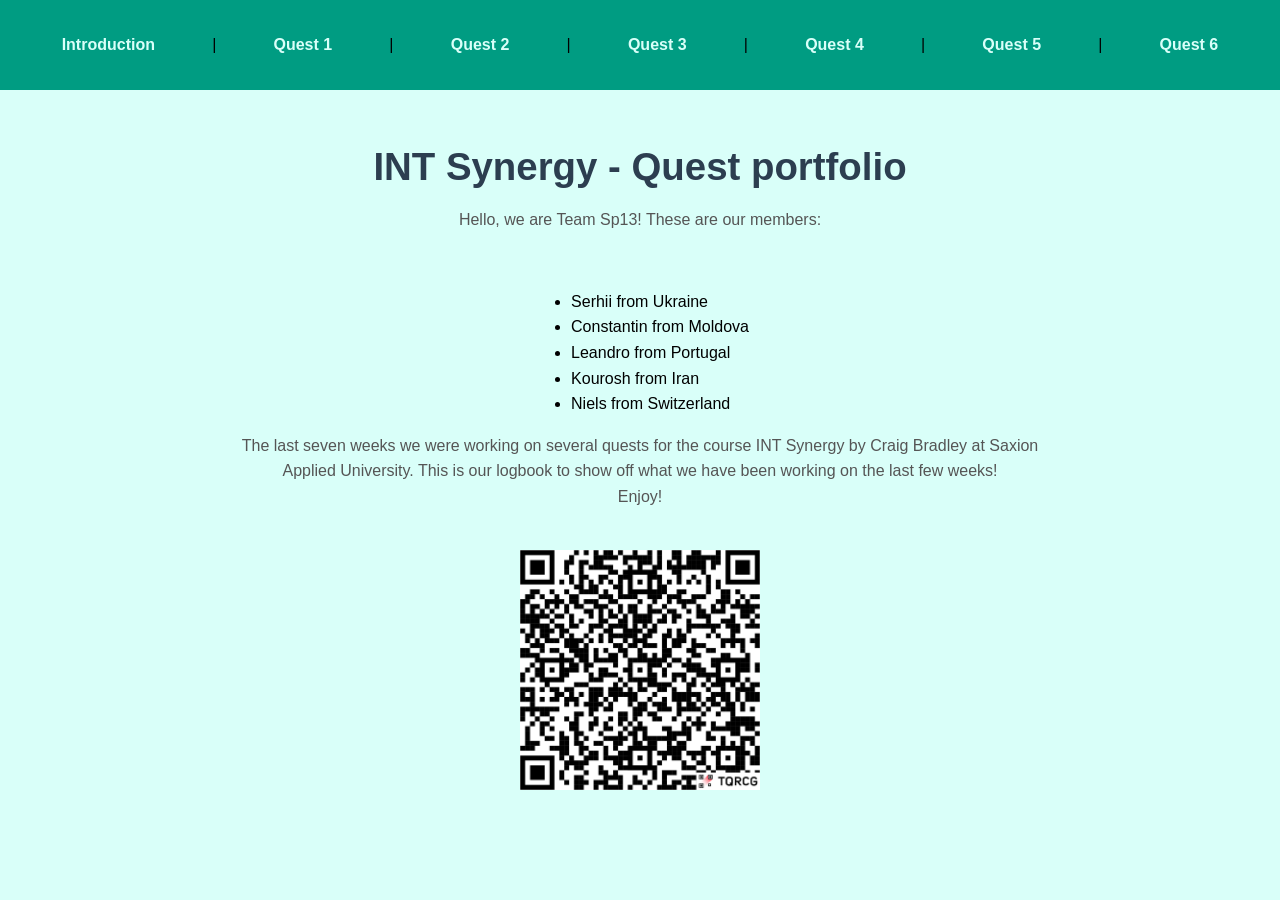
<file: index.html>
<!DOCTYPE html>
<html>

<head>
  <title>INT Synergy Quests</title>
  <link rel="stylesheet" href="./css/mypdfstyle.css">
</head>

<body>
  <div class="header">
    &nbsp;
    <a href="home.html" target="dock">Introduction</a> |
    <a href="quest1.html" target="dock">Quest 1</a> |
    <a href="quest2.html" target="dock">Quest 2</a> |
    <a href="quest3.html" target="dock">Quest 3</a> |
    <a href="quest4.html" target="dock">Quest 4</a> |
    <a href="quest5.html" target="dock">Quest 5</a> |
    <a href="quest6.html" target="dock">Quest 6</a>
    &nbsp;
  </div>
  <iframe src="home.html" name="dock"></iframe>
</body>

</html>
</file>
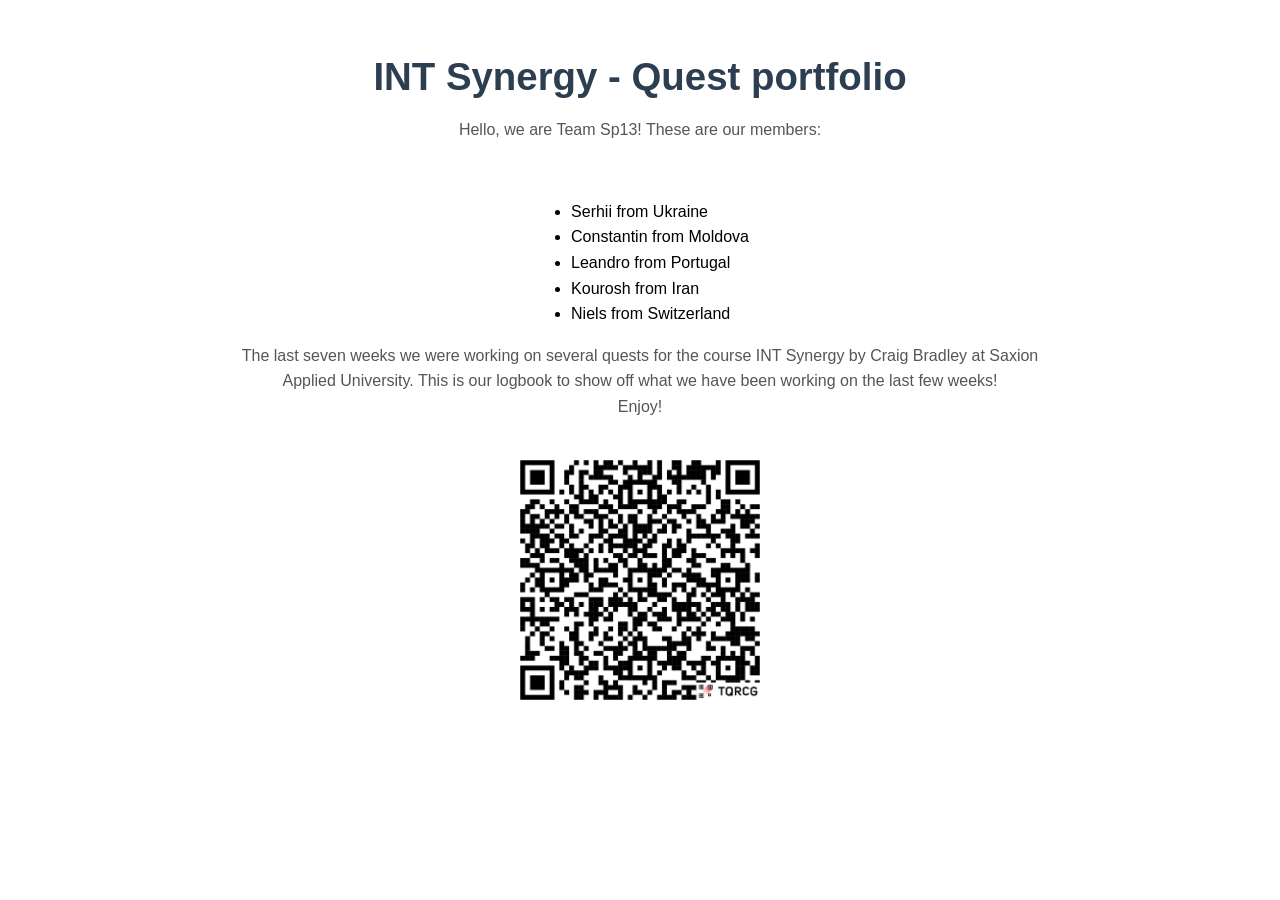
<file: home.html>
<!DOCTYPE html>
<html>

<head>
  <title>INT Synergy Quests</title>
  <link rel="stylesheet" href="./css/quest3.css">
</head>

<body>
  <div class="frametext">
    <header>
      <h1>INT Synergy - Quest portfolio</h1>

      <p class="intro">
        Hello, we are Team Sp13! These are our members:
      </p>

      <div style="display: flex; justify-content: center;">
        <ul>
          <li>Serhii from Ukraine</li>
          <li>Constantin from Moldova</li>
          <li>Leandro from Portugal</li>
          <li>Kourosh from Iran</li>
          <li>Niels from Switzerland</li>
        </ul>
      </div>

      <p class="intro">
        The last seven weeks we were working on several quests for the course INT Synergy by Craig Bradley at Saxion
        Applied University. This is our logbook to show off what we have been working on the last few weeks!<br />
        Enjoy!
      </p>


      <!-- ugly quick fix because i didnt want to write css -->
      <div style="display: flex; justify-content: center;">
        <img class="intro" src="./images/QR.png"  width="20%" />
      </div>

    </header>
  </div>

</body>

</html>
</file>
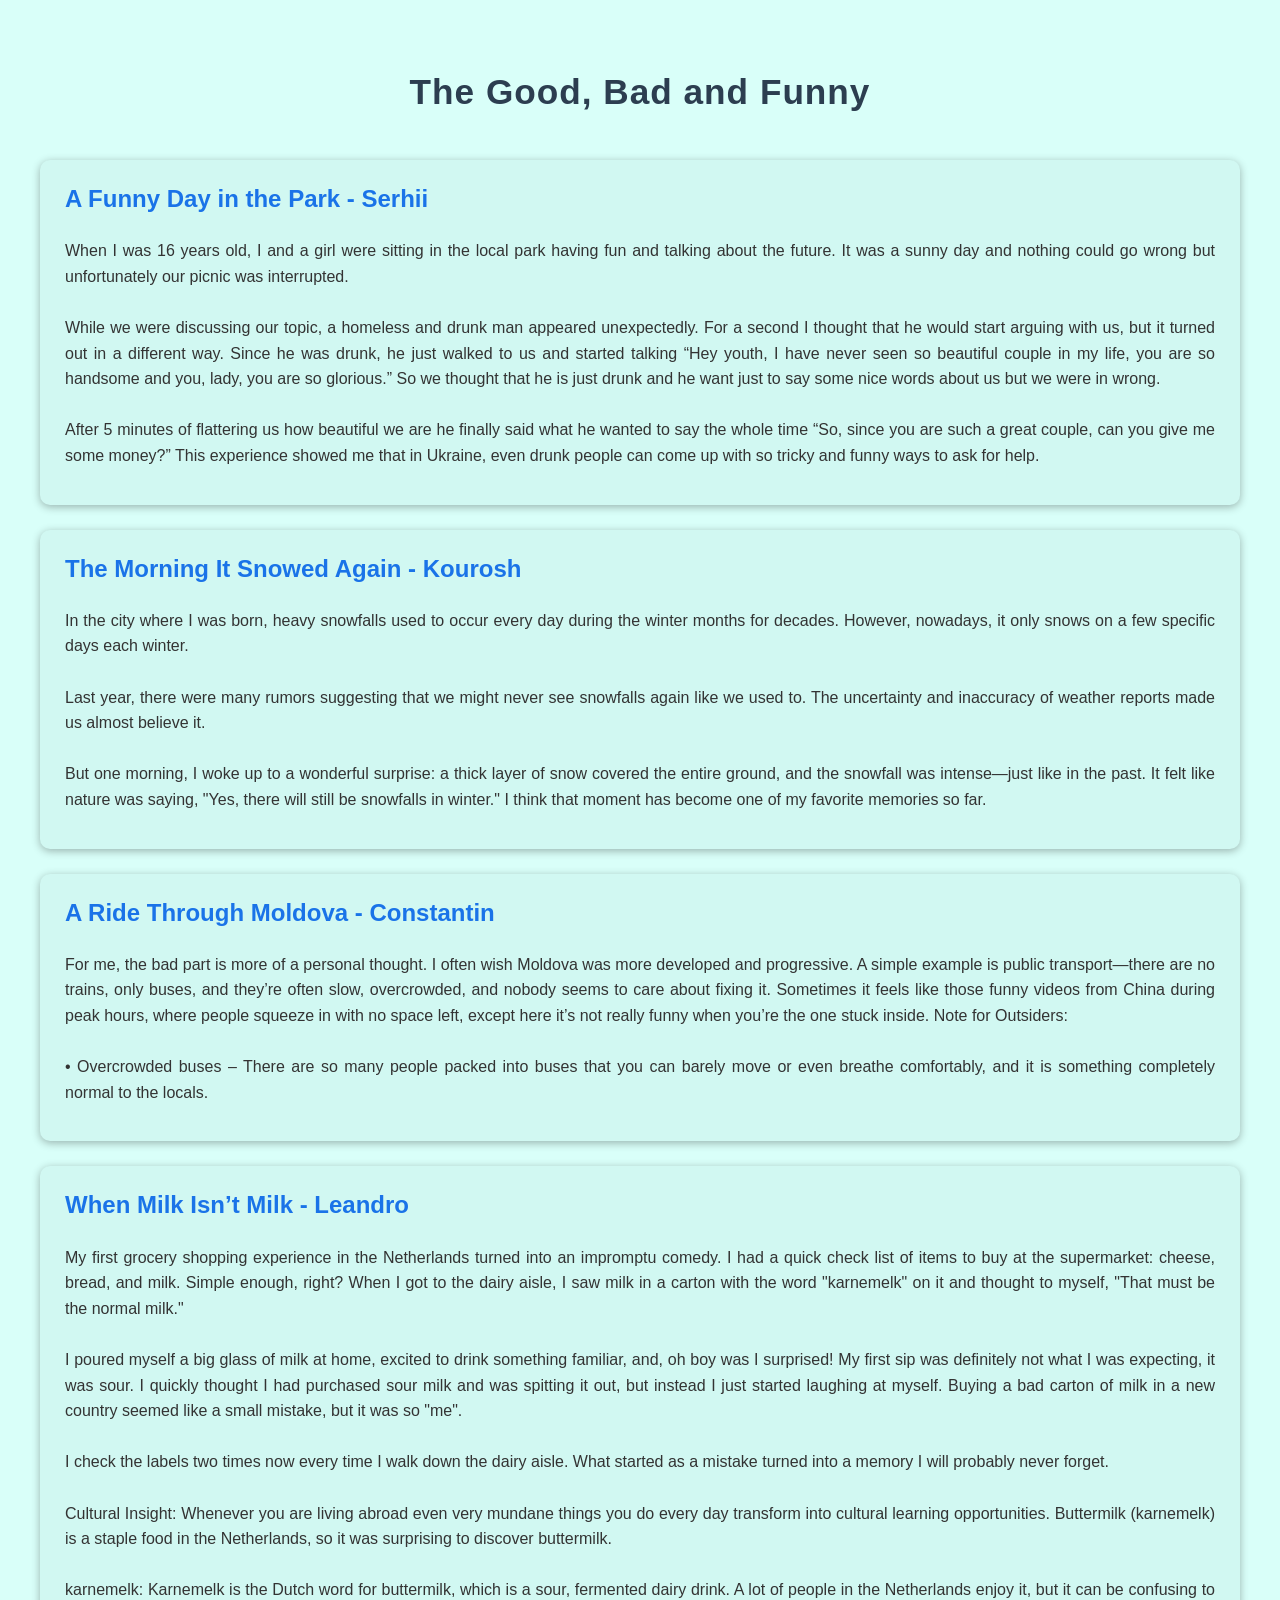
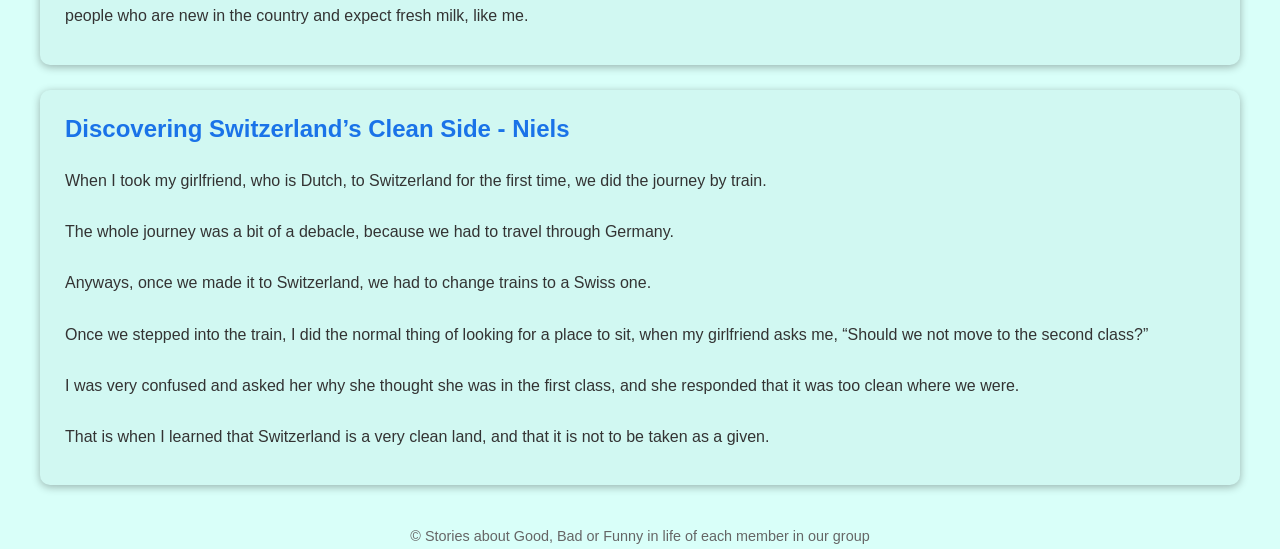
<file: quest1.html>
<!DOCTYPE html>
<html lang="en">
<head>
    <meta charset="UTF-8">
    <meta name="viewport" content="width=device-width, initial-scale=1.0">
    <title>IT Fundamentals - My Stories</title>
    <link rel="stylesheet" href="./css/mypdfstyle.css">
    <link rel="stylesheet" href="./css/quest1.css">
</head>

<body>
<h1>The Good, Bad and Funny</h1>

<section class="story">
    <h2>A Funny Day in the Park - Serhii</h2>
    <p>
        When I was 16 years old, I and a girl were sitting in the local park having fun and talking about the future. It was a sunny day and nothing could go wrong but unfortunately our picnic was interrupted.
        <br/>
        <br/>
        While we were discussing our topic, a homeless and drunk man appeared unexpectedly. For a second I thought that he would start arguing with us, but it turned out in a different way.
        Since he was drunk, he just walked to us and started talking “Hey youth, I have never seen so beautiful couple in my life, you are so handsome and you, lady, you are so glorious.” So we thought that he is just drunk and he want just to say some nice words about us but we were in wrong.
        <br/>
        <br/>
        After 5 minutes of flattering us how beautiful we are he finally said what he wanted to say the whole time “So, since you are such a great couple, can you give me some money?”
        This experience showed me that in Ukraine, even drunk people can come up with so tricky and funny ways to ask for help.
    </p>
</section>

<!-- Duplicate and fill in 4 more stories below -->
<section class="story">
    <h2>The Morning It Snowed Again - Kourosh</h2>
    <p>In the city where I was born, heavy snowfalls used to occur every day during the winter months for decades. However, nowadays, it only snows on a few specific days each winter.
        </br>
        </br> Last year, there were many rumors suggesting that we might never see snowfalls again like we used to. The uncertainty and inaccuracy of weather reports made us almost believe it.
        </br>
        </br> But one morning, I woke up to a wonderful surprise: a thick layer of snow covered the entire ground, and the snowfall was intense—just like in the past. It felt like nature was saying, "Yes, there will still be snowfalls in winter." I think that moment has become one of my favorite memories so far.</p>
</section>
<section class="story">
    <h2>A Ride Through Moldova - Constantin</h2>
    <p>For me, the bad part is more of a personal thought. I often wish Moldova was more developed and progressive. A simple example is public transport—there are no trains, only buses, and they’re often slow, overcrowded, and nobody seems to care about fixing it. Sometimes it feels like those funny videos from China during peak hours, where people squeeze in with no space left, except here it’s not really funny when you’re the one stuck inside.
        Note for Outsiders:
        </br>
        </br>
        •  Overcrowded buses – There are so many people packed into buses that you can barely move or even breathe comfortably, and it is something completely normal to the locals.
    </p>
</section>

<section class="story">
    <h2>When Milk Isn’t Milk - Leandro</h2>
    <p>My first grocery shopping experience in the Netherlands turned into an impromptu comedy. I had a quick check list of items to buy at the supermarket: cheese, bread, and milk. Simple enough, right? When I got to the dairy aisle, I saw milk in a carton with the word "karnemelk" on it and thought to myself, "That must be the normal milk."
        </br>
        </br>
        I poured myself a big glass of milk at home, excited to drink something familiar, and, oh boy was I surprised! My first sip was definitely not what I was expecting, it was sour. I quickly thought I had purchased sour milk and was spitting it out, but instead I just started laughing at myself. Buying a bad carton of milk in a new country seemed like a small mistake, but it was so "me".
        </br>
        </br>
        I check the labels two times now every time I walk down the dairy aisle. What started as a mistake turned into a memory I will probably never forget.
        </br>
        </br>
        Cultural Insight: Whenever you are living abroad even very mundane things you do every day transform into cultural learning opportunities. Buttermilk (karnemelk) is a staple food in the Netherlands, so it was surprising to discover buttermilk.
        </br>
        </br>
        karnemelk: Karnemelk is the Dutch word for buttermilk, which is a sour, fermented dairy drink. A lot of people in the Netherlands enjoy it, but it can be confusing to people who are new in the country and expect fresh milk, like me.
    </p>
</section>

<section class="story">
    <h2>Discovering Switzerland’s Clean Side - Niels</h2>
    <p>When I took my girlfriend, who is Dutch, to Switzerland for the first time, we did the journey by train.<br/><br/>
        The whole journey was a bit of a debacle, because we had to travel through Germany.<br/><br/>
        Anyways, once we made it to Switzerland, we had to change trains to a Swiss one.<br/><br/>
        Once we stepped into the train, I did the normal thing of looking for a place to sit, when my girlfriend asks me, “Should we not move to the second class?”<br/><br/>
        I was very confused and asked her why she thought she was in the first class, and she responded that it was too clean where we were.<br/><br/>
        That is when I learned that Switzerland is a very clean land, and that it is not to be taken as a given.<br/></p>
</section>

<footer>
    &copy; Stories about Good, Bad or Funny in life of each member in our group
</footer>
</body>
</html>
</file>
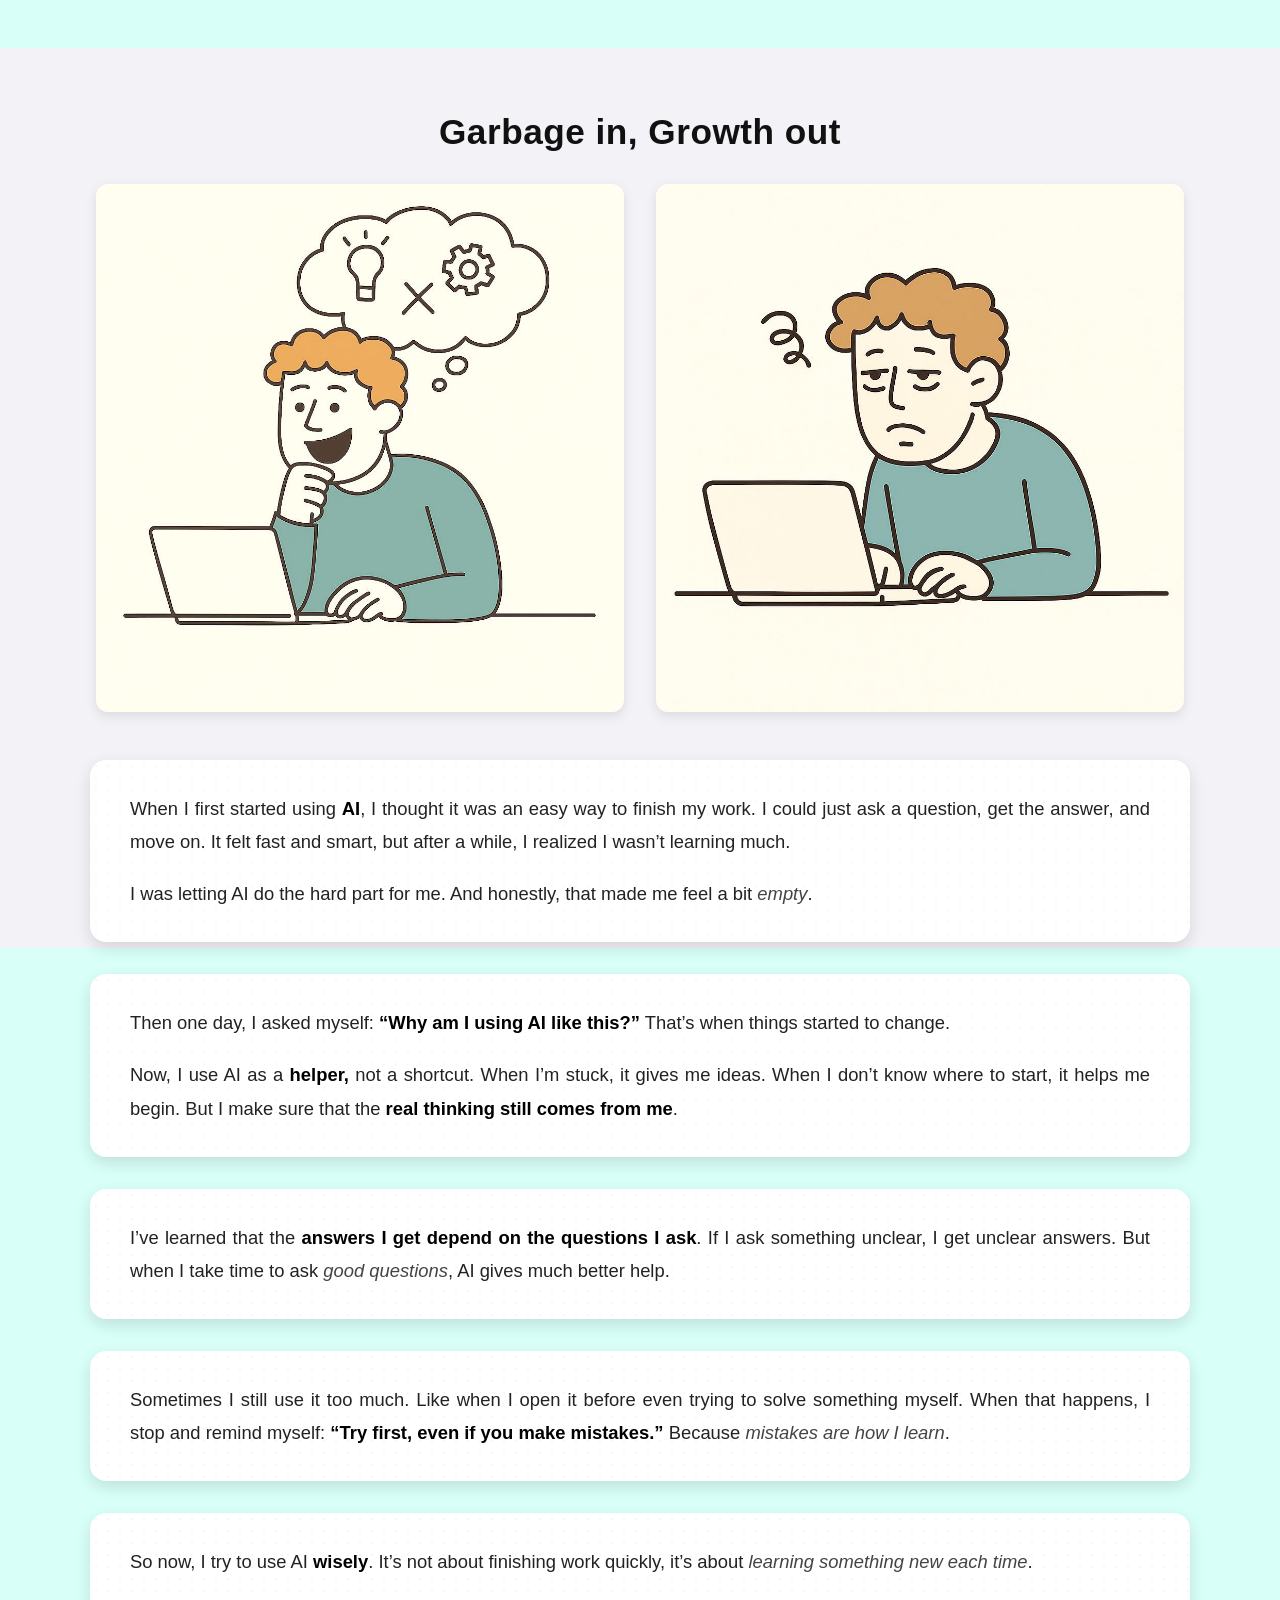
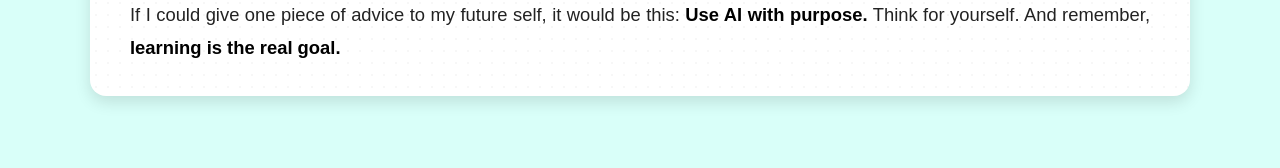
<file: quest2.html>
<!DOCTYPE html>
<html>

<head>
  <title>INT Synergy Quests</title>
  <link rel="stylesheet" href="./css/mypdfstyle.css">
  <style>
    body {
      background: #f2f2f7;
      font-family: Arial, Helvetica, sans-serif;
      margin: 0;
      padding: 0;
    }

    .frametext {
      max-width: 1100px;
      margin: 3rem auto;
      padding: 2.5rem;
    }

    h1 {
      text-align: center;
      color: #111;
      margin-bottom: 2rem;
      letter-spacing: 0.5px;
      font-weight: 700;
      font-size: 2.2rem;
    }

    .images-container {
      display: flex;
      justify-content: center;
      gap: 2rem;
      margin-bottom: 3rem;
      flex-wrap: wrap; /* works for smaller screens */
    }

    .images-container img {
      max-width: 48%;
      border-radius: 12px;
      box-shadow: 0 4px 12px rgba(0, 0, 0, 0.1);
    }

    .chunk {
      background: #ffffff;
      background-image: radial-gradient(rgba(0, 0, 0, 0.03) 1px, transparent 0);
      background-size: 12px 12px;
      border-radius: 16px;
      box-shadow: 0 6px 16px rgba(0, 0, 0, 0.12);
      padding: 2rem 2.5rem;
      margin-bottom: 2rem;
      line-height: 1.8;
      color: #222;
      font-weight: 500;
      font-size: 1.15rem;
    }

    p {
      margin: 0 0 1.2rem 0;
      text-align: justify;
    }

    p:last-child {
      margin-bottom: 0;
    }

    strong {
      font-weight: 700;
      color: #000;
    }

    em {
      font-style: italic;
      color: #444;
    }
  </style>
</head>

<body>
  <div class="frametext">
    
    <h1>Garbage in, Growth out</h1>

    <!-- Two images after the title -->
    <div class="images-container">
      <img src="images/ai-concept1.jpg" alt="AI Concept 1">
      <img src="images/ai-concept2.jpg" alt="AI Concept 2">
    </div>

    <div class="chunk">
      <p>
        When I first started using <strong>AI</strong>, I thought it was an easy way to finish my work.
        I could just ask a question, get the answer, and move on.
        It felt fast and smart, but after a while, I realized I wasn’t learning much.
      </p>
      <p>
        I was letting AI do the hard part for me.
        And honestly, that made me feel a bit <em>empty</em>.
      </p>
    </div>

    <div class="chunk">
      <p>
        Then one day, I asked myself: <strong>“Why am I using AI like this?”</strong>
        That’s when things started to change.
      </p>
      <p>
        Now, I use AI as a <strong>helper,</strong> not a shortcut.
        When I’m stuck, it gives me ideas.
        When I don’t know where to start, it helps me begin.
        But I make sure that the <strong>real thinking still comes from me</strong>.
      </p>
    </div>

    <div class="chunk">
      <p>
        I’ve learned that the <strong>answers I get depend on the questions I ask</strong>.
        If I ask something unclear, I get unclear answers.
        But when I take time to ask <em>good questions</em>, AI gives much better help.
      </p>
    </div>

    <div class="chunk">
      <p>
        Sometimes I still use it too much.
        Like when I open it before even trying to solve something myself.
        When that happens, I stop and remind myself: <strong>“Try first, even if you make mistakes.”</strong>
        Because <em>mistakes are how I learn</em>.
      </p>
    </div>

    <div class="chunk">
      <p>
        So now, I try to use AI <strong>wisely</strong>.
        It’s not about finishing work quickly, it’s about <em>learning something new each time</em>.
      </p>
      <p>
        If I could give one piece of advice to my future self, it would be this:
        <strong>Use AI with purpose.</strong> Think for yourself. And remember, <strong>learning is the real goal.</strong>
      </p>
    </div>

  </div>
</body>

</html>
</file>
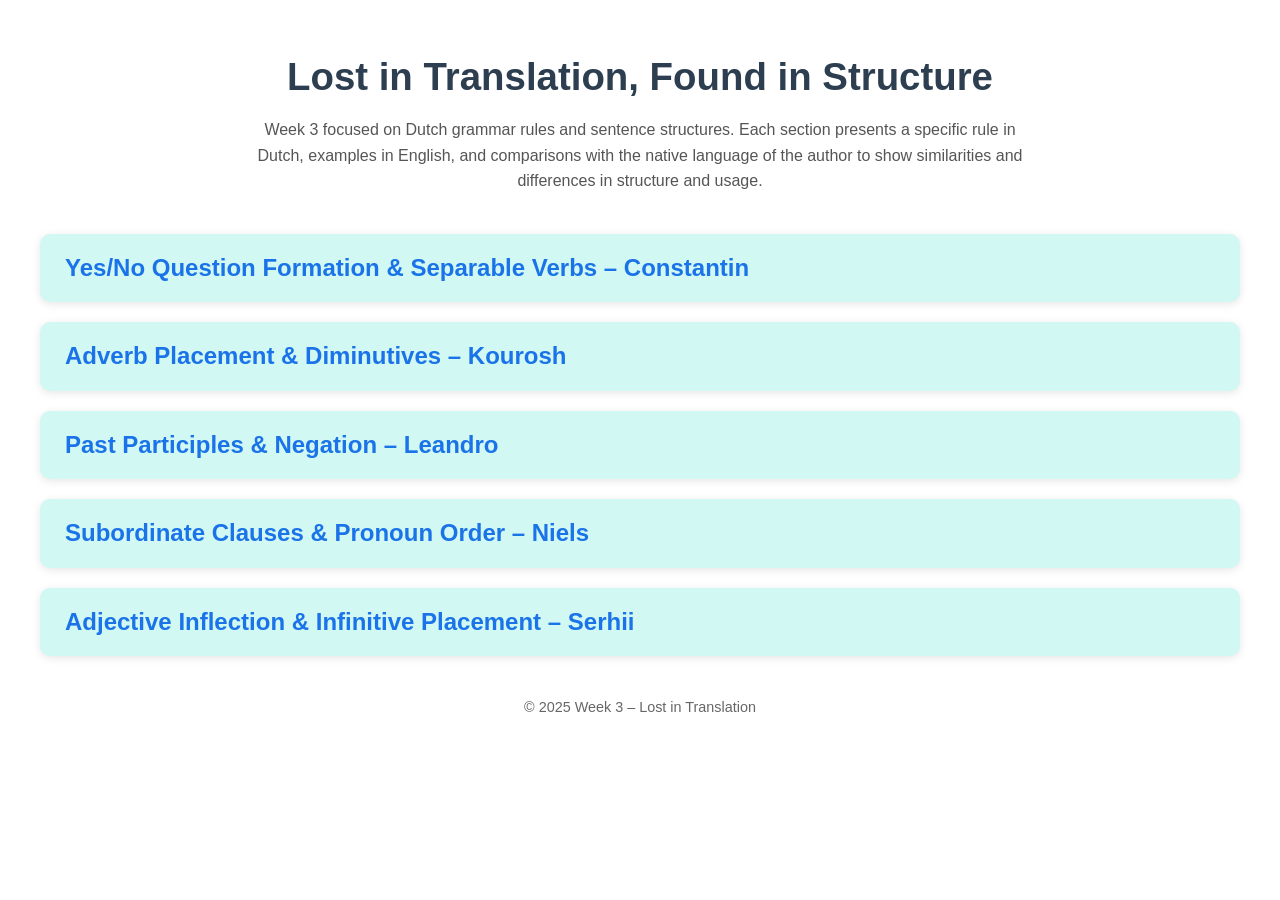
<file: quest3.html>
<!DOCTYPE html>
<html lang="en">
  <head>
    <meta charset="UTF-8" />
    <meta name="viewport" content="width=device-width, initial-scale=1.0" />
    <title>Week 3 – Lost in Translation</title>
    <link rel="stylesheet" href="./css/quest3.css" />
  </head>
  <body>
    <header>
      <h1>Lost in Translation, Found in Structure</h1>
      <p class="intro">
        Week 3 focused on Dutch grammar rules and sentence structures. Each
        section presents a specific rule in Dutch, examples in English, and
        comparisons with the native language of the author to show similarities
        and differences in structure and usage.
      </p>
    </header>

    <section class="section-card" id="constantin">
      <h2>Yes/No Question Formation & Separable Verbs – Constantin</h2>
      <div class="content">
        <h3>Yes/No Questions (No “Do” Support)</h3>
        <p>
          In Dutch, the verb moves to the first position. Romanian and English
          differ.
        </p>
        <ul>
          <li>English: Do you eat apples? → Dutch: Eet jij appels?</li>
          <li>English: Does he live here? → Dutch: Woont hij hier?</li>
        </ul>

        <h3>Separable Verbs</h3>
        <p>
          Dutch verbs can split a particle to the end of a sentence in main
          clauses; in subordinate clauses, they stay together. Romanian verbs
          never split.
        </p>
        <ul>
          <li>Dutch: Ik doe het licht aan → Romanian: Eu aprind lumina</li>
          <li>
            Dutch: Ze neemt de telefoon op → Romanian: Ea răspunde la telefon
          </li>
        </ul>
      </div>
    </section>

    <section class="section-card" id="kourosh">
      <h2>Adverb Placement & Diminutives – Kourosh</h2>
      <div class="content">
        <h3>Adverb Placement</h3>
        <p>
          Time/place words usually come after the verb in Dutch. English often
          puts them at the end.
        </p>
        <ul>
          <li>I play football today → Ik speel vandaag voetbal</li>
          <li>She works in the office now → Zij werkt nu in het kantoor</li>
        </ul>

        <h3>Diminutives</h3>
        <p>
          Dutch diminutives use -je, -tje, -pje, -etje for “small” or “friendly”
          forms. Persian diminutives are less regular.
        </p>
        <ul>
          <li>Boek → Boekje → کتابچه</li>
          <li>Jongen → Jongetje → پسرک</li>
        </ul>
      </div>
    </section>

    <section class="section-card" id="leandro">
      <h2>Past Participles & Negation – Leandro</h2>
      <div class="content">
        <h3>Formation of Past Participle (ge-)</h3>
        <p>
          Dutch uses ge- prefix for many verbs; verbs with inseparable prefixes
          like be-, ver-, her-, ont- do not.
        </p>
        <ul>
          <li>I have eaten all the cake → Ik heb alle taart gegeten</li>
          <li>We have visited the museum → Wij hebben het museum bezocht</li>
        </ul>

        <h3>Word Order with Negation (niet / geen)</h3>
        <p>
          Niet negates verbs/adjectives/clauses; Geen negates indefinite nouns.
          Finite verb is V2 in main clauses.
        </p>
        <ul>
          <li>I don’t like coffee → Ik houd niet van koffie</li>
          <li>Today I do not see birds → Vandaag zie ik geen vogels</li>
        </ul>
      </div>
    </section>

    <section class="section-card" id="niels">
      <h2>Subordinate Clauses & Pronoun Order – Niels</h2>
      <div class="content">
        <h3>Verb-Final Word Order in Subordinate Clauses</h3>
        <ul>
          <li>
            I know that he reads a book → Ik weet dat hij een boek leest → Ich
            weiss, dass er ein Buch liest
          </li>
          <li>
            She understands why they left early → Ze begrijpt waarom ze vroeg
            zijn vertrokken → Sie versteht, warum sie früher gegangen sind
          </li>
        </ul>

        <h3>Object Pronoun Order (Direct vs. Indirect)</h3>
        <ul>
          <li>
            I give him the book → Ik geef hem het boek → Ich gebe ihm das Buch
          </li>
          <li>
            She shows them the photo → Ze laat hen de foto zien → Sie zeigt
            ihnen das Foto
          </li>
        </ul>
      </div>
    </section>

    <section class="section-card" id="serhii">
      <h2>Adjective Inflection & Infinitive Placement – Serhii</h2>
      <div class="content">
        <h3>Adjective Inflection</h3>
        <p>
          Adjectives usually take -e depending on the article and noun.
          Exceptions exist for middle-genus singular nouns without an article.
        </p>
        <ul>
          <li>Een snelle fiets → fast bike</li>
          <li>De interessante boeken → interesting books</li>
          <li>Een klein huis → small house</li>
          <li>Mooie bloemen → beautiful flowers</li>
        </ul>

        <h3>Infinitive Placement (Modal Verbs)</h3>
        <p>
          Dutch places the infinitive at the end after modal verbs, unlike
          English and Ukrainian.
        </p>
        <ul>
          <li>Ik wil eten → I want to eat → Я хочу їсти</li>
          <li>
            Hij moet elke 2 dagen rennen → He needs to run → Він має бігати
            кожні 2 дні
          </li>
          <li>
            Ons team moet beter werken → Our team has to work → Наша команда має
            працювати краще
          </li>
        </ul>
      </div>
    </section>

    <footer>&copy; 2025 Week 3 – Lost in Translation</footer>

    <script>
      const sections = document.querySelectorAll(".section-card h2");
      sections.forEach((header) => {
        header.addEventListener("click", () => {
          const content = header.nextElementSibling;
          content.classList.toggle("open");
        });
      });
    </script>
  </body>
</html>
</file>
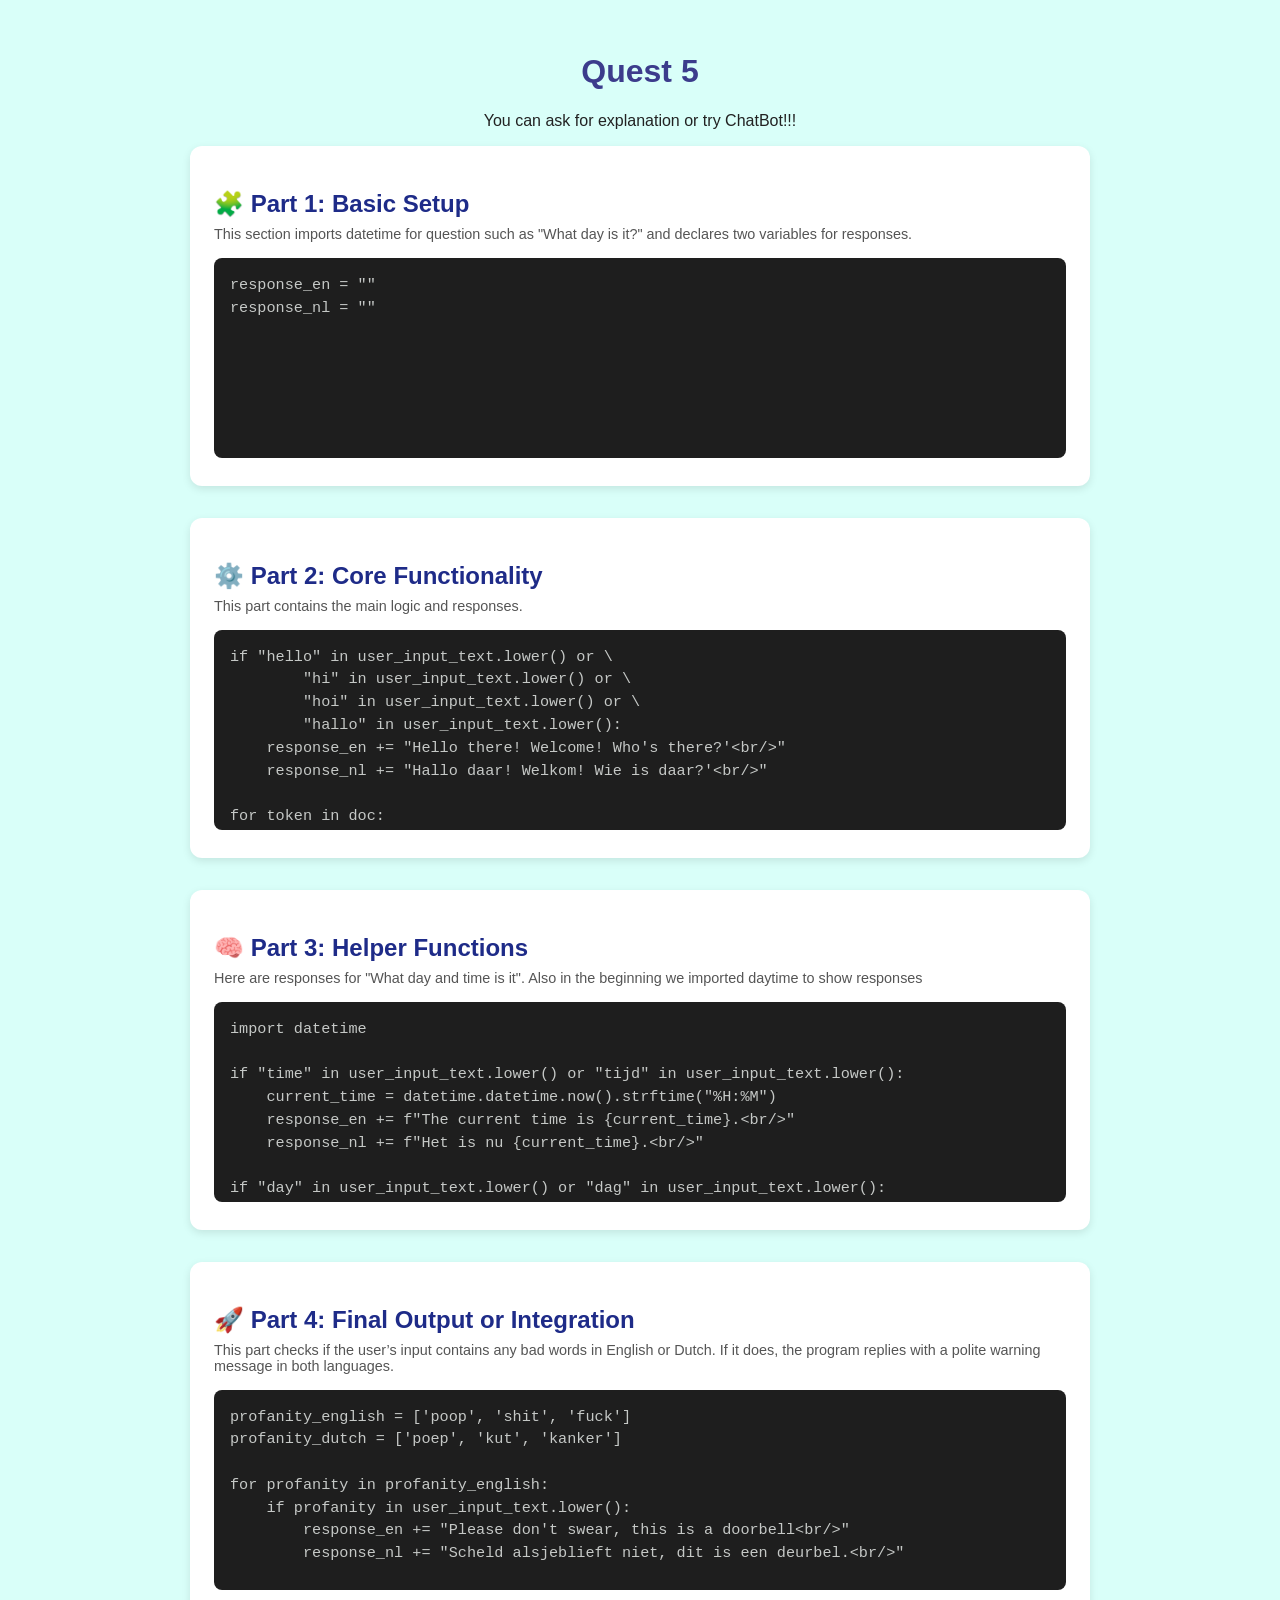
<file: quest5.html>
<!DOCTYPE html>
<html lang="en">
<head>
    <meta charset="UTF-8">
    <title>INT Synergy Quests</title>
    <link rel="stylesheet" href="./css/mypdfstyle.css">
    <link rel="stylesheet" href="./css/quest5.css">
</head>

<body>
<h1>Quest 5</h1>
<p style="text-align:center;">You can ask for explanation or try ChatBot!!!</p>

<div class="gist-frame">

    <!-- 🧩 Part 1 -->
    <div class="gist-section">
        <h2>🧩 Part 1: Basic Setup</h2>
        <small>This section imports datetime for question such as "What day is it?" and declares two variables for responses.</small>
        <textarea readonly>
response_en = ""
response_nl = ""
        </textarea>
    </div>

    <!-- ⚙️ Part 2 -->
    <div class="gist-section">
        <h2>⚙️ Part 2: Core Functionality</h2>
        <small>This part contains the main logic and responses.</small>
        <textarea readonly>
if "hello" in user_input_text.lower() or \
        "hi" in user_input_text.lower() or \
        "hoi" in user_input_text.lower() or \
        "hallo" in user_input_text.lower():
    response_en += "Hello there! Welcome! Who's there?'<br/>"
    response_nl += "Hallo daar! Welkom! Wie is daar?'<br/>"

for token in doc:
    if token.pos_ == "VERB":
        response_en += f"You used the verb '{token.text}'.<br/>"
        response_nl += f"Je gebruikte het werkwoord '{token.text}'.<br/>"

if "ping" in user_input_text.lower():
    response_en += "Pong<br/>"
    response_nl += "<br/>"

if "thank you" in user_input_text.lower() or "dank je wel" in user_input_text.lower():
    response_en += "It's a pleasure<br/>"
    response_nl += "Alsjeblieft<br/>"
elif "bye" in user_input_text.lower() or \
    "goodbye" in user_input_text.lower() or \
    "tot ziens" in user_input_text.lower() or \
    "doei" in user_input_text.lower():
    response_en += "See you later! Have a nice day)<br/>"
    response_nl += "Tot snel! Prettige dag)<br/>"
elif "see you" in user_input_text.lower() or \
    "see ya" in user_input_text.lower() or \
    "tot snel" in user_input_text.lower():
    response_en += "I hope I've helped you!"
    response_nl += "Ik hoop dat ik je geholpen heb!"

if "who are you" in user_input_text.lower() or "wie ben jij" in user_input_text.lower():
    response_en += "People call me the Talking Doorbell. Nice to meet you!<br/>"
    response_nl += "Mensen noemen me de Talking Doorbell. Leuk je te ontmoeten!<br/>"

if "where are you from" in user_input_text.lower() or "waar kom je vandaan" in user_input_text.lower():
    response_en += "Currently, I'm from a so called Python environment. It's cozy in here!<br/>"
    response_nl += "Momenteel, kom ik uit een zogenaamde Python omgeving. Het is hier gezellig!"

if "how old are you" in user_input_text.lower() or "hoe oud ben je" in user_input_text.lower():
    response_en += "I'm the same age as Python, which makes me about 34 years old!<br/>"
    response_nl += "Ik ben even oud als Python, dus ik ben ongeveer 34 jaar oud!"

if "how are you" in user_input_text.lower() or "hoe gaat het" in user_input_text.lower():
    response_en += "I'm doing great, thanks for asking!<br/>"
    response_nl += "Met mij gaat het goed, bedankt dat je het vraagt!<br/>"

if "i love you" in user_input_text.lower() or "ik hou van jou" in user_input_text.lower():
    response_en += "Aww, that's sweet! I love friendly humans too!<br/>"
    response_nl += "Aww, dat is lief! Ik hou ook van vriendelijke mensen!<br/>"
        </textarea>
    </div>

    <!-- 🧠 Part 3 -->
    <div class="gist-section">
        <h2>🧠 Part 3: Helper Functions</h2>
        <small>Here are responses for "What day and time is it". Also in the beginning we imported daytime to show responses</small>
        <textarea readonly>
import datetime

if "time" in user_input_text.lower() or "tijd" in user_input_text.lower():
    current_time = datetime.datetime.now().strftime("%H:%M")
    response_en += f"The current time is {current_time}.<br/>"
    response_nl += f"Het is nu {current_time}.<br/>"

if "day" in user_input_text.lower() or "dag" in user_input_text.lower():
    current_day = datetime.datetime.now().strftime("%A")
    response_en += f"Today is {current_day}.<br/>"
    response_nl += f"Vandaag is het {current_day}.<br/>"
        </textarea>
    </div>

    <!-- 🚀 Part 4 -->
    <div class="gist-section">
        <h2>🚀 Part 4: Final Output or Integration</h2>
        <small>This part checks if the user’s input contains any bad words in English or Dutch.
            If it does, the program replies with a polite warning message in both languages.</small>
        <textarea readonly>
profanity_english = ['poop', 'shit', 'fuck']
profanity_dutch = ['poep', 'kut', 'kanker']

for profanity in profanity_english:
    if profanity in user_input_text.lower():
        response_en += "Please don't swear, this is a doorbell<br/>"
        response_nl += "Scheld alsjeblieft niet, dit is een deurbel.<br/>"

for profanity in profanity_dutch:
    if profanity in user_input_text.lower():
        response_en += "Please don't swear, this is a doorbell<br/>"
        response_nl += "Scheld alsjeblieft niet, dit is een deurbel.<br/>"

if "what makes your day good" in user_input_text.lower() or \
        "wat maakt je dag goed" in user_input_text.lower():
    response_en += "Good conversations always make my day better!<br/>"
    response_nl += "Goede gesprekken maken mijn dag altijd beter!<br/>"

if "are you feeling good" in user_input_text.lower() or \
        "voel je je goed" in user_input_text.lower():
    response_en += "Yes, I'm feeling quite good today, thanks!<br/>"
    response_nl += "Ja, ik voel me vandaag best goed, bedankt!<br/>"

if "tell me a joke" in user_input_text.lower() or \
        "joke" in user_input_text.lower() or \
        "grap" in user_input_text.lower() or \
        "vertel me een grap" in user_input_text.lower():
    response_en += "Why don’t programmers like nature? It has too many bugs!"
    response_nl += "Waarom houden programmeurs niet van de natuur? Er zitten te veel bugs in!"
else:
    response_en += "If you wanna hear a joke, type in (tell me a joke) or (joke)"
    response_nl += "Als je een grap wilt horen, typ dan in (vertel me een grap) of (grap)"

return response_en, response_nl
        </textarea>
    </div>

</div>
</body>
</html>
</file>
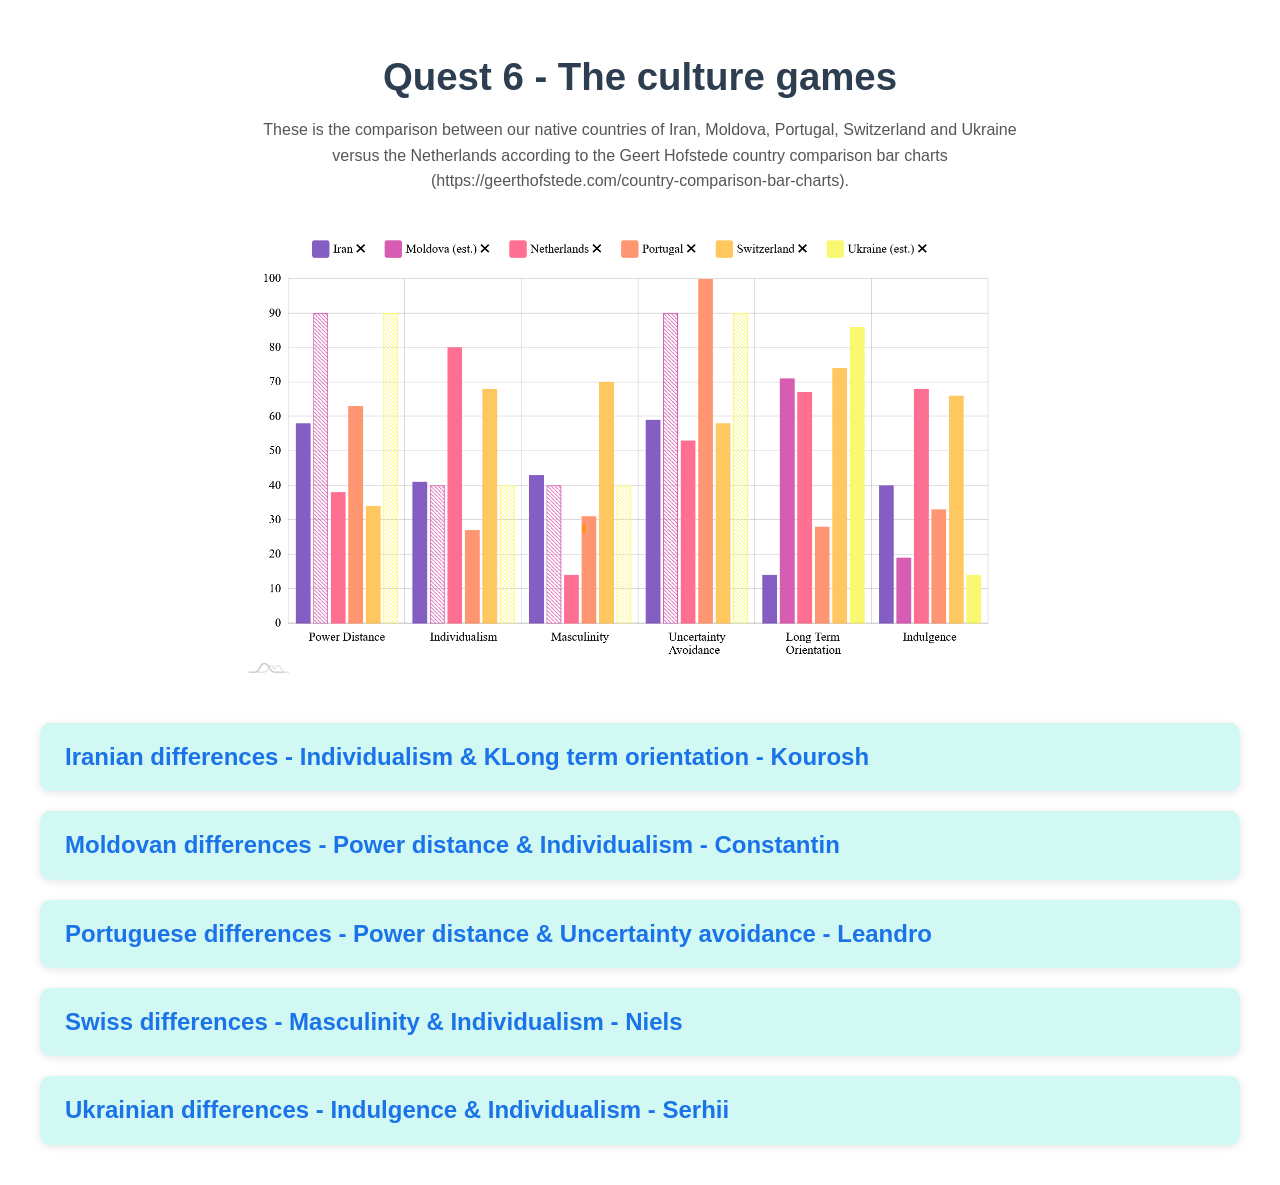
<file: quest6.html>
<!DOCTYPE html>
<html>

<head>
  <title>INT Synergy Quest 6</title>
  <!-- <link rel="stylesheet" href="./css/mypdfstyle.css"> -->
  <!-- i just copied constantins stylesheet so there is some consitency -->
  <link rel="stylesheet" href="./css/quest3.css">
</head>

<body>
  <div class="frametext">
    <!-- text between here -->
    <header>
      <h1>Quest 6 - The culture games</h1>

      <p class="intro">
        These is the comparison between our native countries of Iran, Moldova, Portugal, Switzerland and Ukraine versus
        the Netherlands according to the Geert Hofstede country comparison bar charts
        (https://geerthofstede.com/country-comparison-bar-charts).
      </p>

      <!-- ugly quick fix because i didnt want to write css -->
     <div style="display: flex; justify-content: center;">
       <img class="intro" src="./images/Country_Comparison_Barchart.png" width="80%" />
     </div>
    </header>

    <section class="section-card">
      <h2>Iranian differences - Individualism & KLong term orientation - Kourosh</h2>

      <div class="content">
        <h3>Individualism</h3>
        <p>
          In comparison to the Netherlands which has highly shifted to individually behaving and free-thinking, the
          people of Iran have by far less of individualism in their way of life. The culture of Iran is highly oriented
          around the family, society and their values and expectations. Families have high expectations from their
          members, especially children and every individual must act according to their community and follow a set of
          instructions to be valid. I personally saw this several times, mostly when my schoolmates were choosing the
          major they wanted to continue their study in. Many of them were under the influence of their families and
          private consultants to choose exactly what their families wished them to become, regardless of their personal
          interests, talents and wishes about the future.
        </p>

        <h3>Long-term orientation</h3>
        <p>
          Because of several factors but most importantly the economic term, people are more likely to invest their
          money and time in short term plans and/or pleasures. In comparison to the Netherlands, where people seems to
          be more certain about their future (and schedule their plans for long run actions, because of which), Iranians
          are not certain about a bright future, thus they tend to make their lives as much as they can in present time
          instead of spreading it to years and more. Hopefully, I have not experienced this, personally, thanks to my
          lovely family and their great supports, but I know this as a fact, as shown in the diagram above.
        </p>
      </div>
    </section>

    <section class="section-card">
      <h2>Moldovan differences - Power distance & Individualism - Constantin</h2>

      <div class="content">
        <h3>Power distance </h3>
        <p>
          Moldova has very high-Power Distance. Not addressing a teacher, boss, or superior person with the proper
          respect, merely a first name without including "Mr./Ms." and last name, is offensive. In The Netherlands,
          hierarchy is less strict, and workers and students can freely discuss things with professors or bosses.
        </p>

        <h3>Individualism</h3>
        <p>
          Although Moldova is shown as being collectivist on the chart people are self-centered. Even when they are
          working in groups, people argue over who works harder or is better. The Netherlands, on the other hand,
          represents individualism and personal achievement but with personal responsibility and equality in teams.
        </p>
      </div>
    </section>

    <section class="section-card">
      <h2>Portuguese differences - Power distance & Uncertainty avoidance - Leandro</h2>

      <div class="content">
        <h3>Power distance</h3>
        <p>
          The level of Power Distance in Portugal is greater than it is in the Netherlands because hierarchy and
          authority are taken for granted and unquestioned. Individuals in Portugal will defer to teachers, managers, or
          older individuals a lot. Decisions are usually made by authorities, and disagreeing with authority will make
          someone feel uncomfortable.
          The Netherlands, on the other hand, assumes equality and open communication. In the Dutch culture, students
          call their teachers by their first names, express their opinions in class, and expect to be treated as equals.
          When I started taking classes here, I was puzzled why students had the audacity to disagree with students. I
          returned from a cultural background where I would feel awkward disagreeing with an instructor and here it is
          called situational respect.
          When collaborating, this difference means that the Dutch expect equal contributions from all parties, whereas
          the Portuguese may wait for the “leader” to make decisions on their behalf. Adapting to the Dutch method has
          made me more confident to share an opinion upfront.
        </p>

        <h3>Uncertainty avoidance</h3>
        <p>
          Portugal is extremely high in Uncertainty Avoidance, and people very much like to have rules, plans, and
          security. I constantly use to see people prepare for everything; for example, having written schedules, or
          enforcing strict rules in the classroom. Meanwhile, the Dutch are much more accommodating and flexible to
          change. I noticed that in Holland, people plan spontaneously, and are open to new ideas.
          When I first moved here, I was shocked by how laid back the Dutch are with time and organization. Meetings or
          group project sometimes begin late, or plans change last minute; this would be incredibly stressful in
          Portugal. I grown accustomed to this flexibility and have learned to embrace it as a strength; it focuses on
          creativity rather than being stressed out when things don’t go according to plan.
        </p>
      </div>
    </section>

    <section class="section-card">
      <h2>Swiss differences - Masculinity & Individualism - Niels</h2>

      <div class="content">
        <h3>Masculinity</h3>
        <p>
          This was a honestly surprising metric to me. I do believe that the Swiss are somewhat more masculine, esp. in
          the non German speaking areas, but to me it does not feel that extreme. Also by living a bit in the least of
          the Netherlands, I also feel like that score is too low for that estimate. Both areas I’ve lived in were
          fairly farmers dominated, so that should not influence my feeling that much, and to me they felt very much
          comparable in fixations on masculinity.
          I personally am not really influenced by feelings of masculinity, so I don’t think it will influence the way I
          work with Dutch people in any shape or form.
        </p>

        <h3>Individualism</h3>
        <p>
          Having grown up in Switzerland, I think I can attest to this. Both countries are quite individualistic, and
          people in both countries tend to be quite focused on themselves and their families, rather than other people
          around them. But in general I also feel like people in the Netherlands are more extreme in that regard,
          wanting more individual freedoms, and wanting to provide less for the social good if not forced. This was
          quite well seen in the farmers protests a few years ago, where the farmers knowingly abused the lack of
          regulation for a few years, and then complained when regulations kicked back in.
          This will not influence teamwork or anything that much I think, the worst case scenario would be that I could
          get annoyed because someone wouldn’t want to do something for the team.
        </p>
      </div>
    </section>

    <section class="section-card">
      <h2>Ukrainian differences - Indulgence & Individualism - Serhii</h2>

      <div class="content">
        <h3>Indulgence</h3>
        <p>
          From the table above, indulgence in Ukraine is low (14%), however in Netherlands, it is much higher (68%). I
          wasn’t surprised at all after I saw this comparison.

          Two days ago, I had interesting conversation with my roommates about our cultural differences, and one of my
          roommates (Also from Ukraine) mentioned “Most of population in Ukraine work to live and survive, but don’t
          live to enjoy and work”. Unfortunately, it is true, and I agreed with him. Of course, people with great jobs,
          who live in nice houses – they are enjoying their life, however another part of population who live in poor
          districts with bad salaries – do not enjoy their life, thus, they are working to survive. For instance, at
          work, employers do not care about employees and whether employees enjoy what they do or not. The most valuable
          things for most employers are productivity and profitability.
          I live in Netherlands for a month, and I noticed difference in quality of life between Ukraine and
          Netherlands. When I look at people outside, they seem to enjoy life and be happy to live. It was unusual for
          me because back in Ukraine, especially in poor districts, everyone was angry and depressed. Even in government
          facilities such as municipality or police, if you are late for appointment, no one will shout or be angry at
          you. I love people in Netherlands for this. Also, I think that in future this kindness and quality of life
          will have positive effect on my job and work in a team at company.
        </p>

        <h3>Individualism</h3>
        <p>
          Finally, in way of individualism, I totally agree with diagram above. It is true that in Netherlands people
          enjoy their life more than people in Ukraine. Also, people in Netherlands emphasize family life and traditions
          over job or work.
        </p>
      </div>
    </section>
    <!-- and here -->
  </div>

  <script>
    const sections = document.querySelectorAll(".section-card h2");
    sections.forEach((header) => {
      header.addEventListener("click", () => {
        const content = header.nextElementSibling;
        content.classList.toggle("open");
      });
    });
  </script>
</body>

</html>
</file>
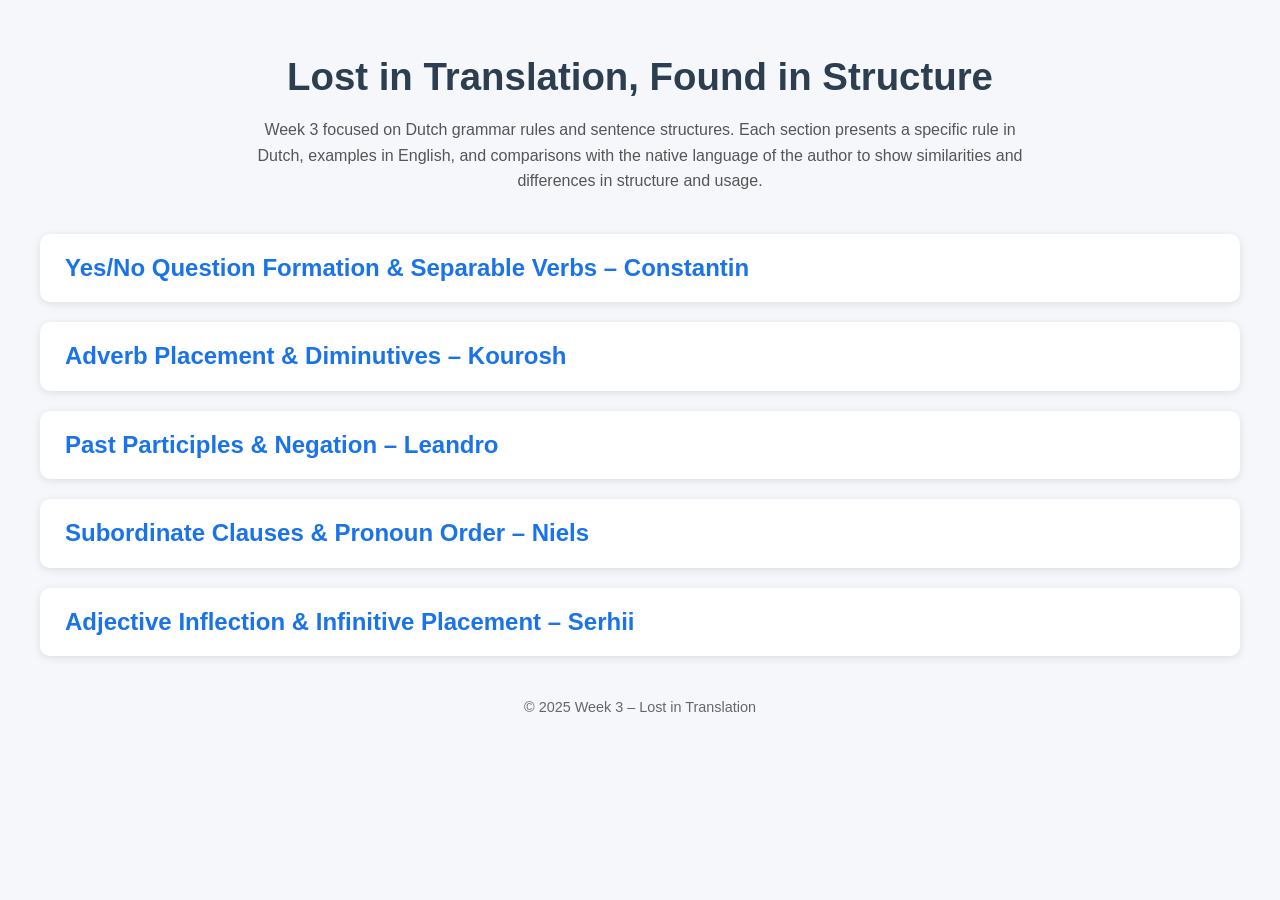
<file: week3.html>
<!DOCTYPE html>
<html lang="en">
  <head>
    <meta charset="UTF-8" />
    <meta name="viewport" content="width=device-width, initial-scale=1.0" />
    <title>Week 3 – Lost in Translation</title>
    <link rel="stylesheet" href="./css/week3.css" />
  </head>
  <body>
    <header>
      <h1>Lost in Translation, Found in Structure</h1>
      <p class="intro">
        Week 3 focused on Dutch grammar rules and sentence structures. Each
        section presents a specific rule in Dutch, examples in English, and
        comparisons with the native language of the author to show similarities
        and differences in structure and usage.
      </p>
    </header>

    <section class="section-card" id="constantin">
      <h2>Yes/No Question Formation & Separable Verbs – Constantin</h2>
      <div class="content">
        <h3>Yes/No Questions (No “Do” Support)</h3>
        <p>
          In Dutch, the verb moves to the first position. Romanian and English
          differ.
        </p>
        <ul>
          <li>English: Do you eat apples? → Dutch: Eet jij appels?</li>
          <li>English: Does he live here? → Dutch: Woont hij hier?</li>
        </ul>

        <h3>Separable Verbs</h3>
        <p>
          Dutch verbs can split a particle to the end of a sentence in main
          clauses; in subordinate clauses, they stay together. Romanian verbs
          never split.
        </p>
        <ul>
          <li>Dutch: Ik doe het licht aan → Romanian: Eu aprind lumina</li>
          <li>
            Dutch: Ze neemt de telefoon op → Romanian: Ea răspunde la telefon
          </li>
        </ul>
      </div>
    </section>

    <section class="section-card" id="kourosh">
      <h2>Adverb Placement & Diminutives – Kourosh</h2>
      <div class="content">
        <h3>Adverb Placement</h3>
        <p>
          Time/place words usually come after the verb in Dutch. English often
          puts them at the end.
        </p>
        <ul>
          <li>I play football today → Ik speel vandaag voetbal</li>
          <li>She works in the office now → Zij werkt nu in het kantoor</li>
        </ul>

        <h3>Diminutives</h3>
        <p>
          Dutch diminutives use -je, -tje, -pje, -etje for “small” or “friendly”
          forms. Persian diminutives are less regular.
        </p>
        <ul>
          <li>Boek → Boekje → کتابچه</li>
          <li>Jongen → Jongetje → پسرک</li>
        </ul>
      </div>
    </section>

    <section class="section-card" id="leandro">
      <h2>Past Participles & Negation – Leandro</h2>
      <div class="content">
        <h3>Formation of Past Participle (ge-)</h3>
        <p>
          Dutch uses ge- prefix for many verbs; verbs with inseparable prefixes
          like be-, ver-, her-, ont- do not.
        </p>
        <ul>
          <li>I have eaten all the cake → Ik heb alle taart gegeten</li>
          <li>We have visited the museum → Wij hebben het museum bezocht</li>
        </ul>

        <h3>Word Order with Negation (niet / geen)</h3>
        <p>
          Niet negates verbs/adjectives/clauses; Geen negates indefinite nouns.
          Finite verb is V2 in main clauses.
        </p>
        <ul>
          <li>I don’t like coffee → Ik houd niet van koffie</li>
          <li>Today I do not see birds → Vandaag zie ik geen vogels</li>
        </ul>
      </div>
    </section>

    <section class="section-card" id="niels">
      <h2>Subordinate Clauses & Pronoun Order – Niels</h2>
      <div class="content">
        <h3>Verb-Final Word Order in Subordinate Clauses</h3>
        <ul>
          <li>
            I know that he reads a book → Ik weet dat hij een boek leest → Ich
            weiss, dass er ein Buch liest
          </li>
          <li>
            She understands why they left early → Ze begrijpt waarom ze vroeg
            zijn vertrokken → Sie versteht, warum sie früher gegangen sind
          </li>
        </ul>

        <h3>Object Pronoun Order (Direct vs. Indirect)</h3>
        <ul>
          <li>
            I give him the book → Ik geef hem het boek → Ich gebe ihm das Buch
          </li>
          <li>
            She shows them the photo → Ze laat hen de foto zien → Sie zeigt
            ihnen das Foto
          </li>
        </ul>
      </div>
    </section>

    <section class="section-card" id="serhii">
      <h2>Adjective Inflection & Infinitive Placement – Serhii</h2>
      <div class="content">
        <h3>Adjective Inflection</h3>
        <p>
          Adjectives usually take -e depending on the article and noun.
          Exceptions exist for middle-genus singular nouns without an article.
        </p>
        <ul>
          <li>Een snelle fiets → fast bike</li>
          <li>De interessante boeken → interesting books</li>
          <li>Een klein huis → small house</li>
          <li>Mooie bloemen → beautiful flowers</li>
        </ul>

        <h3>Infinitive Placement (Modal Verbs)</h3>
        <p>
          Dutch places the infinitive at the end after modal verbs, unlike
          English and Ukrainian.
        </p>
        <ul>
          <li>Ik wil eten → I want to eat → Я хочу їсти</li>
          <li>
            Hij moet elke 2 dagen rennen → He needs to run → Він має бігати
            кожні 2 дні
          </li>
          <li>
            Ons team moet beter werken → Our team has to work → Наша команда має
            працювати краще
          </li>
        </ul>
      </div>
    </section>

    <footer>&copy; 2025 Week 3 – Lost in Translation</footer>

    <script>
      const sections = document.querySelectorAll(".section-card h2");
      sections.forEach((header) => {
        header.addEventListener("click", () => {
          const content = header.nextElementSibling;
          content.classList.toggle("open");
        });
      });
    </script>
  </body>
</html>
</file>
<file: css/mypdfstyle.css>
html {
        overflow: auto;
        font-family: sans-serif;
        background-color: #d9fff9
}

html,
body,
object {
        margin: 0px;
        padding: 0px;
        height: 100%;
        border: none;
}

iframe,
object {
        display: block;
        width: 100%;
        border: none;
        overflow-y: auto;
        overflow-x: hidden;
}

iframe {
        height: 90%;
}

.header {
        display: flex;
        align-items: center;
        justify-content: space-between;
        height: 10%;
        background-color: #009c82;
}

.frametext {
        display: block;
        align-items: center;
        padding-left: 200px;
        padding-top: 100px;
}

a {
        color: #d9fff9;
        text-decoration: none;
        cursor: cell;
        font-weight: 700;
}

h1, h2, h3, h4 {
        color: #00473b;
}

img {
        border-radius: 10px;
}

a:visited {
        color: #d9fff9;
}

a:hover {
        color: #00473b;
        text-shadow: 1px 1px #ccc;
}
</file>
<file: css/quest3.css>
body {
  font-family: "Segoe UI", Arial, sans-serif;
  margin: 0;
  padding: 20px 40px;
  line-height: 1.6;
}

header h1 {
  text-align: center;
  color: #2c3e50;
  font-size: 2.4rem;
  margin-bottom: 10px;
}

header .intro {
  text-align: center;
  color: #555;
  font-size: 1rem;
  max-width: 800px;
  margin: 0 auto 40px auto;
}

.section-card {
  background: #d1f8f2;
  border-radius: 10px;
  box-shadow: 0 2px 8px rgba(0, 0, 0, 0.1);
  padding: 15px 25px;
  margin-bottom: 20px;
  cursor: pointer;
  transition: transform 0.2s ease, box-shadow 0.2s ease;
}

.section-card:hover {
  transform: translateY(-4px);
  box-shadow: 0 5px 15px rgba(0, 0, 0, 0.2);
}

.section-card h2 {
  margin: 0;
  color: #1a73e8;
}

.section-card .content {
  max-height: 0;
  overflow: hidden;
  transition: max-height 0.4s ease, padding 0.4s ease;
  padding: 0 0;
}

.section-card .content.open {
  max-height: 1000px;
  padding: 15px 0 0 0;
}

.section-card h3 {
  margin-top: 15px;
  color: #333;
}

.section-card ul {
  margin: 10px 0 10px 20px;
}

footer {
  text-align: center;
  margin-top: 40px;
  font-size: 0.9rem;
  color: #666;
}
</file>
<file: css/quest1.css>
body {
    font-family: "Segoe UI", Arial, sans-serif;
    background-color: #d9fff9;
    color: #333;
    margin: 0;
    padding: 40px;
    line-height: 1.6;
}

h1 {
    text-align: center;
    color: #2c3e50;
    margin-bottom: 40px;
    font-size: 2.2rem;
    letter-spacing: 1px;
}

/* --- Story Card Layout --- */
.story {
    background: #d1f8f2;
    border-radius: 10px;
    box-shadow: 0 2px 8px rgba(0, 0, 0, 0.3);
    padding: 20px 25px;
    margin-bottom: 25px;
    transition: transform 0.2s ease;
}

.story:hover {
    transform: translateY(-4px);
}

.story h2 {
    color: #1a73e8;
    margin-top: 0;
}

.story p {
    text-align: justify;
}

footer {
    text-align: center;
    margin-top: 40px;
    font-size: 0.9rem;
    color: #666;
}
</file>
<file: css/quest5.css>
body {
    font-family: "Segoe UI", Arial, sans-serif;
    color: #222;
    margin: 0;
    padding: 2rem;
}

h1 {
    text-align: center;
    color: #3c3c8c;
}

.gist-frame {
    max-width: 900px;
    margin: 0 auto;
}

.gist-section {
    background: #fff;
    border-radius: 12px;
    box-shadow: 0 3px 8px rgba(0,0,0,0.1);
    padding: 1.5rem;
    margin-bottom: 2rem;
    transition: 0.3s ease;
}

.gist-section:hover {
    box-shadow: 0 5px 14px rgba(0,0,0,0.15);
}

h2 {
    color: #1e2b88;
    margin-bottom: 0.5rem;
}

small {
    display: block;
    color: #555;
    font-size: 0.9rem;
    margin-bottom: 1rem;
}

textarea {
    width: 100%;
    background: #1e1e1e;
    color: #c5c8c6;
    border: none;
    border-radius: 8px;
    font-family: "Fira Code", "Courier New", monospace;
    font-size: 0.95rem;
    line-height: 1.5;
    padding: 1rem;
    resize: none;
    overflow: auto;
    white-space: pre;
    box-sizing: border-box;
    min-height: 200px;
}

textarea:focus {
    outline: 2px solid #4b73ff;
}

/* Optional scrollbar styling */
textarea::-webkit-scrollbar {
    width: 8px;
}

textarea::-webkit-scrollbar-thumb {
    background: #555;
    border-radius: 4px;
}

textarea::-webkit-scrollbar-thumb:hover {
    background: #777;
}
</file>
<file: css/week3.css>
body {
  font-family: "Segoe UI", Arial, sans-serif;
  background-color: #f5f7fa;
  color: #333;
  margin: 0;
  padding: 20px 40px;
  line-height: 1.6;
}

header h1 {
  text-align: center;
  color: #2c3e50;
  font-size: 2.4rem;
  margin-bottom: 10px;
}

header .intro {
  text-align: center;
  color: #555;
  font-size: 1rem;
  max-width: 800px;
  margin: 0 auto 40px auto;
}

.section-card {
  background: #fff;
  border-radius: 10px;
  box-shadow: 0 2px 8px rgba(0, 0, 0, 0.1);
  padding: 15px 25px;
  margin-bottom: 20px;
  cursor: pointer;
  transition: transform 0.2s ease, box-shadow 0.2s ease;
}

.section-card:hover {
  transform: translateY(-4px);
  box-shadow: 0 5px 15px rgba(0, 0, 0, 0.2);
}

.section-card h2 {
  margin: 0;
  color: #1a73e8;
}

.section-card .content {
  max-height: 0;
  overflow: hidden;
  transition: max-height 0.4s ease, padding 0.4s ease;
  padding: 0 0;
}

.section-card .content.open {
  max-height: 1000px;
  padding: 15px 0 0 0;
}

.section-card h3 {
  margin-top: 15px;
  color: #333;
}

.section-card ul {
  margin: 10px 0 10px 20px;
}

footer {
  text-align: center;
  margin-top: 40px;
  font-size: 0.9rem;
  color: #666;
}
</file>
